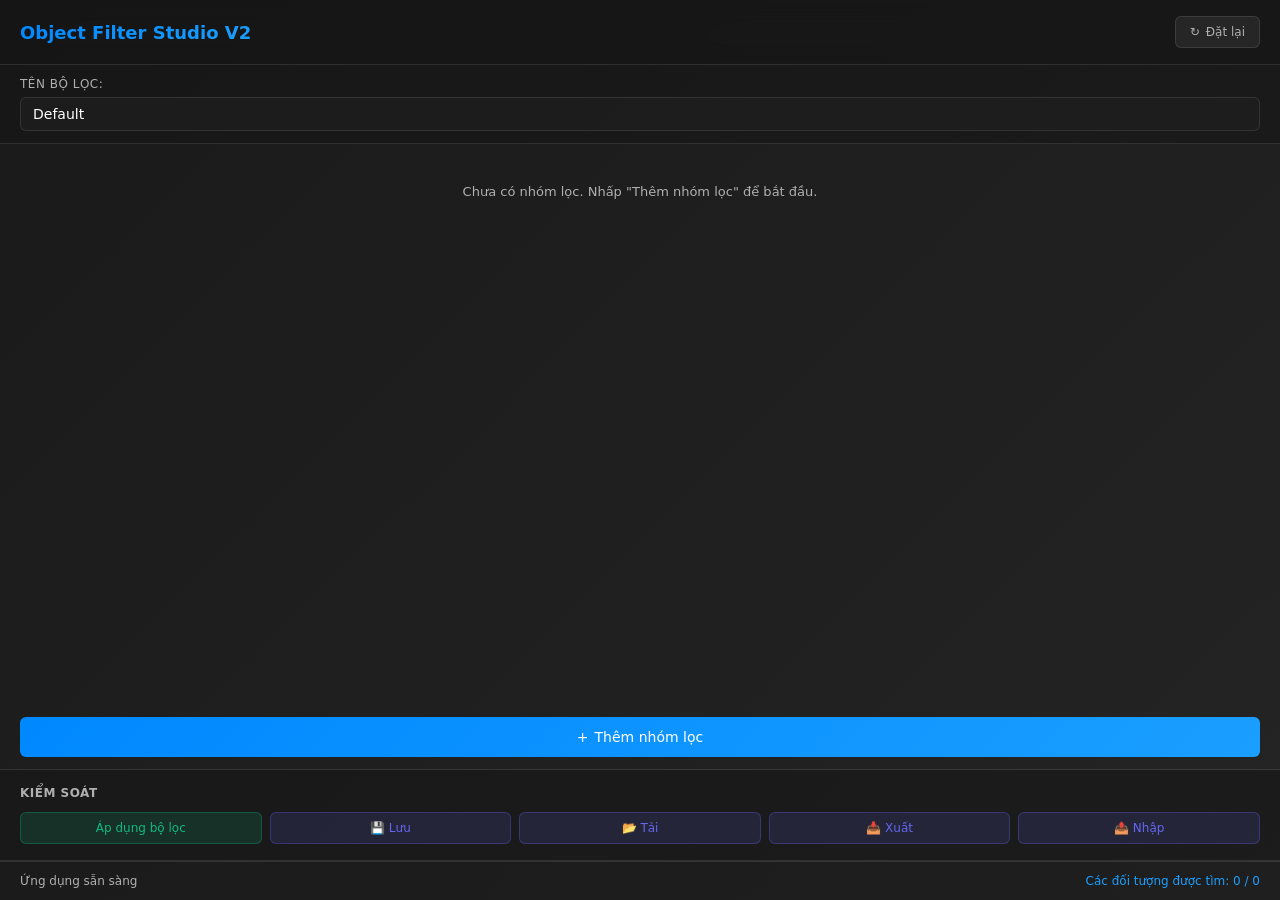
<file: index.html>
<!DOCTYPE html>
<html lang="vi">
<head>
    <meta charset="UTF-8">
    <meta name="viewport" content="width=device-width, initial-scale=1.0">
    <title>Object Filter Studio V2</title>
    <link rel="stylesheet" href="style.css">
</head>
<body>
    <div class="container">
        <!-- Header -->
        <div class="header">
            <h1>Object Filter Studio V2</h1>
            <div class="header-actions">
                <button id="resetBtn" class="btn btn-secondary" title="Đặt lại màu ban đầu">
                    <span class="icon">↻</span> Đặt lại
                </button>
            </div>
        </div>

        <!-- Filter Set Info -->
        <div class="filter-set-info">
            <div class="form-group">
                <label for="filterSetName">Tên bộ lọc:</label>
                <input type="text" id="filterSetName" placeholder="Nhập tên bộ lọc..." value="Default">
            </div>
        </div>

        <!-- Filter Groups Container -->
        <div class="filters-container">
            <div id="filterGroups"></div>
        </div>

        <!-- Add Group Button -->
        <div class="action-buttons">
            <button id="addGroupBtn" class="btn btn-primary btn-large">
                <span class="icon">+</span> Thêm nhóm lọc
            </button>
        </div>

        <!-- Control Panel -->
        <div class="control-panel">
            <h3>Kiểm soát</h3>
            <div class="button-group">
                <button id="applyBtn" class="btn btn-success">Áp dụng bộ lọc</button>
                <button id="saveBtn" class="btn btn-info">💾 Lưu</button>
                <button id="loadBtn" class="btn btn-info">📂 Tải</button>
                <button id="exportBtn" class="btn btn-info">📥 Xuất</button>
                <button id="importBtn" class="btn btn-info">📤 Nhập</button>
                <input type="file" id="fileInput" accept=".json" style="display: none;">
            </div>
        </div>

        <!-- Status Info -->
        <div class="status-info">
            <div id="statusMessage" class="status-message">Sẵn sàng</div>
            <div id="objectCount" class="object-count">Các đối tượng được tìm: 0 / 0</div>
        </div>
    </div>

    <!-- Modal for Load -->
    <div id="loadModal" class="modal" style="display: none;">
        <div class="modal-content">
            <h2>Tải bộ lọc</h2>
            <div id="savedFilters" class="saved-filters-list"></div>
            <div class="modal-actions">
                <button class="btn btn-secondary" onclick="closeLoadModal()">Đóng</button>
            </div>
        </div>
    </div>

    <script src="ifc-properties.js"></script>
    <script src="filter-engine.js"></script>
    <script src="app.js"></script>
</body>
</html>
</file>
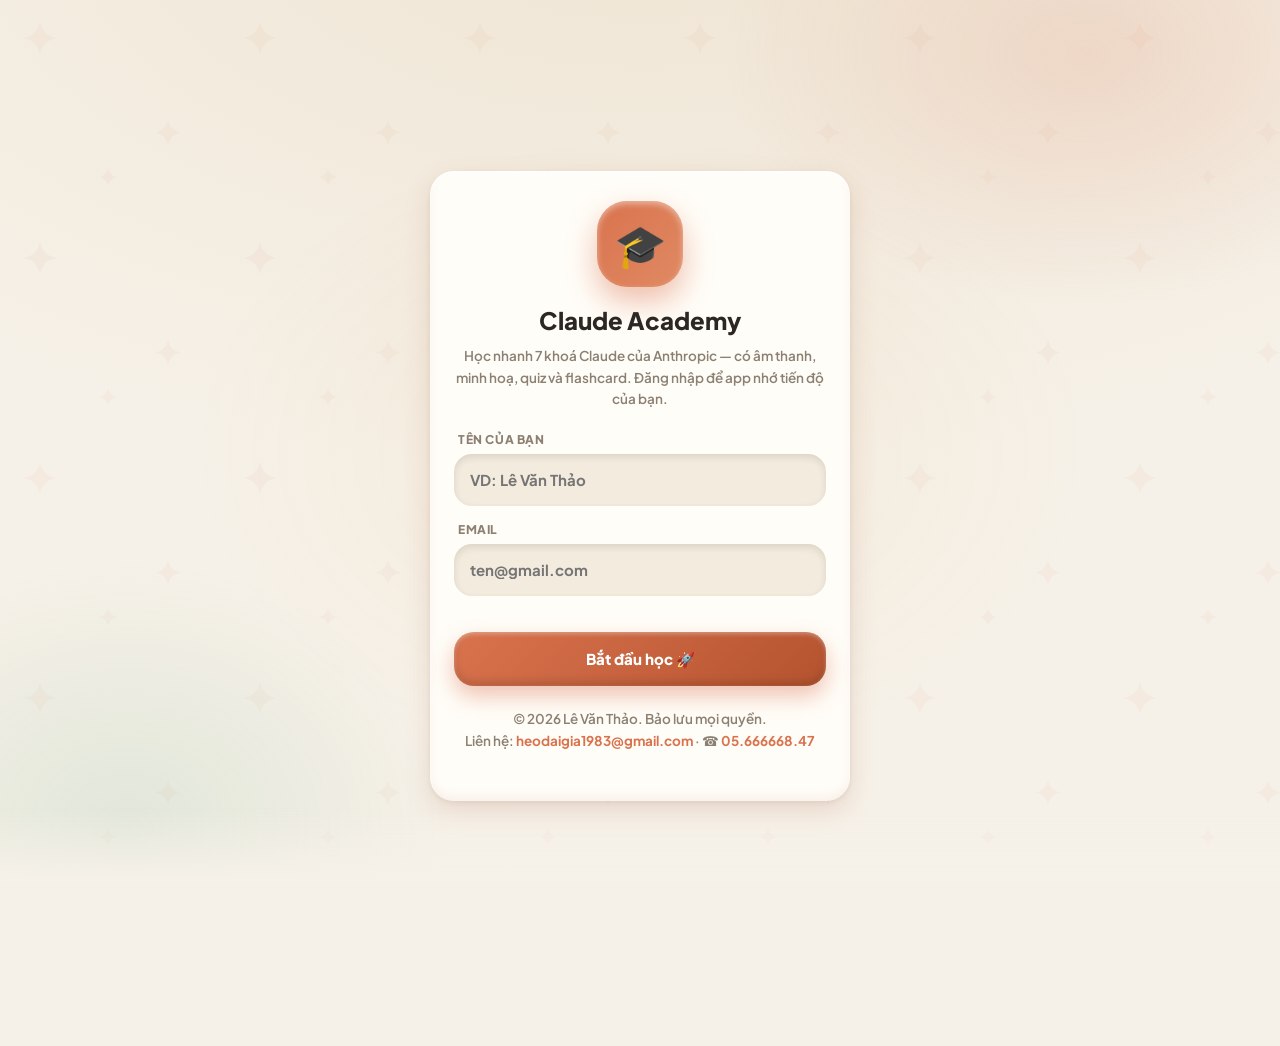
<file: claude-academy/index.html>
<!DOCTYPE html>
<html lang="vi">
<head>
  <meta charset="UTF-8">
  <meta name="viewport" content="width=device-width, initial-scale=1, viewport-fit=cover">
  <title>Claude Academy — Học nhanh các khoá Claude</title>
  <meta name="description" content="Học nhanh 7 khoá Claude của Anthropic Academy bằng tiếng Việt: bài giảng có âm thanh, hình minh hoạ, quiz, flashcard và luyện thi chứng chỉ.">
  <meta name="author" content="Lê Văn Thảo">
  <meta name="copyright" content="© 2026 Lê Văn Thảo. Bảo lưu mọi quyền. Liên hệ: heodaigia1983@gmail.com · ĐT: 05.666668.47">
  <meta name="theme-color" content="#d9734e">
  <link rel="manifest" href="manifest.json">
  <link rel="icon" href="icons/icon.svg" type="image/svg+xml">
  <link rel="apple-touch-icon" href="icons/icon-192.png">
  <link rel="preconnect" href="https://fonts.googleapis.com">
  <link rel="preconnect" href="https://fonts.gstatic.com" crossorigin>
  <link rel="stylesheet" href="https://fonts.googleapis.com/css2?family=Plus+Jakarta+Sans:wght@500;600;700;800&display=swap">
  <link rel="stylesheet" href="style.css">
</head>
<body>
  <header class="appbar" id="appbar" hidden></header>
  <div id="app" aria-live="polite"></div>
  <nav class="bottomnav" id="bottomnav" hidden></nav>
  <script src="data.js"></script>
  <script src="data-thucchien.js"></script>
  <script src="art.js"></script>
  <script src="app.js"></script>
</body>
</html>
</file>
<file: style.css>
:root {
    --primary-color: #0088FF;
    --primary-dark: #0066CC;
    --primary-light: #1A9FFF;
    --bg-dark: #1a1a1a;
    --bg-secondary: #242424;
    --bg-tertiary: #2d2d2d;
    --text-primary: #ffffff;
    --text-secondary: #b0b0b0;
    --border-color: rgba(255, 255, 255, 0.1);
    --success-color: #10b981;
    --danger-color: #ef4444;
    --warning-color: #f59e0b;
    --info-color: #6366f1;
    --shadow: 0 8px 32px rgba(0, 0, 0, 0.3);
    --shadow-sm: 0 4px 16px rgba(0, 0, 0, 0.2);
    --font-family: 'Inter', system-ui, -apple-system, sans-serif;
    --transition: all 0.3s cubic-bezier(0.4, 0, 0.2, 1);
}

* {
    margin: 0;
    padding: 0;
    box-sizing: border-box;
}

html, body {
    height: 100%;
    width: 100%;
    font-family: var(--font-family);
    background-color: var(--bg-dark);
    color: var(--text-primary);
    overflow-x: hidden;
}

.container {
    height: 100vh;
    display: flex;
    flex-direction: column;
    background: linear-gradient(135deg, var(--bg-dark) 0%, var(--bg-secondary) 100%);
    padding: 0;
    overflow: hidden;
}

/* Header */
.header {
    display: flex;
    justify-content: space-between;
    align-items: center;
    padding: 16px 20px;
    background: rgba(20, 20, 20, 0.7);
    backdrop-filter: blur(10px);
    border-bottom: 1px solid var(--border-color);
    flex-shrink: 0;
}

.header h1 {
    font-size: 18px;
    font-weight: 600;
    background: linear-gradient(135deg, var(--primary-color), var(--primary-light));
    -webkit-background-clip: text;
    -webkit-text-fill-color: transparent;
    background-clip: text;
}

.header-actions {
    display: flex;
    gap: 8px;
}

/* Main Content */
.filters-container {
    flex: 1;
    overflow-y: auto;
    padding: 16px 20px;
    display: flex;
    flex-direction: column;
    gap: 12px;
}

/* Scrollbar Styling */
.filters-container::-webkit-scrollbar {
    width: 6px;
}

.filters-container::-webkit-scrollbar-track {
    background: transparent;
}

.filters-container::-webkit-scrollbar-thumb {
    background: rgba(255, 255, 255, 0.2);
    border-radius: 3px;
}

.filters-container::-webkit-scrollbar-thumb:hover {
    background: rgba(255, 255, 255, 0.3);
}

/* Filter Group */
.filter-group {
    background: rgba(45, 45, 45, 0.5);
    backdrop-filter: blur(10px);
    border: 1px solid var(--border-color);
    border-radius: 12px;
    padding: 16px;
    transition: var(--transition);
}

.filter-group:hover {
    background: rgba(55, 55, 55, 0.6);
    border-color: rgba(255, 255, 255, 0.15);
}

.group-header {
    display: flex;
    gap: 12px;
    align-items: center;
    margin-bottom: 12px;
    padding-bottom: 12px;
    border-bottom: 1px solid var(--border-color);
}

.color-picker-wrapper {
    position: relative;
    display: flex;
    align-items: center;
    gap: 8px;
}

.color-picker-input {
    width: 48px;
    height: 48px;
    border: 2px solid var(--border-color);
    border-radius: 8px;
    cursor: pointer;
    transition: var(--transition);
    background-color: #0088FF;
}

.color-picker-input:hover {
    border-color: var(--primary-color);
    box-shadow: 0 0 12px rgba(0, 136, 255, 0.3);
}

.group-label {
    flex: 1;
    font-size: 14px;
    color: var(--text-secondary);
    font-weight: 500;
}

.delete-group-btn {
    background: rgba(239, 68, 68, 0.2);
    color: #ef4444;
    border: 1px solid rgba(239, 68, 68, 0.3);
    padding: 6px 12px;
    border-radius: 6px;
    cursor: pointer;
    font-size: 12px;
    transition: var(--transition);
}

.delete-group-btn:hover {
    background: rgba(239, 68, 68, 0.3);
    border-color: rgba(239, 68, 68, 0.5);
}

/* Filter Rows */
.filter-rows {
    display: flex;
    flex-direction: column;
    gap: 8px;
}

.filter-row {
    display: flex;
    gap: 8px;
    align-items: center;
    background: rgba(20, 20, 20, 0.3);
    padding: 8px;
    border-radius: 8px;
    transition: var(--transition);
}

.filter-row:hover {
    background: rgba(20, 20, 20, 0.5);
}

.filter-row select,
.filter-row input {
    flex: 1;
    min-width: 80px;
    padding: 6px 10px;
    background: rgba(30, 30, 30, 0.8);
    border: 1px solid var(--border-color);
    border-radius: 6px;
    color: var(--text-primary);
    font-family: var(--font-family);
    font-size: 13px;
    transition: var(--transition);
}

.filter-row select:focus,
.filter-row input:focus {
    outline: none;
    border-color: var(--primary-color);
    background: rgba(30, 30, 30, 0.9);
    box-shadow: 0 0 8px rgba(0, 136, 255, 0.2);
}

.row-operator {
    min-width: 60px;
    padding: 6px 10px;
    background: rgba(30, 30, 30, 0.8);
    border: 1px solid var(--border-color);
    border-radius: 6px;
    color: var(--text-primary);
    cursor: pointer;
    font-size: 13px;
    transition: var(--transition);
}

.row-operator:focus {
    outline: none;
    border-color: var(--primary-color);
}

.delete-row-btn {
    background: rgba(239, 68, 68, 0.15);
    color: #ef4444;
    border: none;
    padding: 6px 10px;
    border-radius: 6px;
    cursor: pointer;
    font-size: 14px;
    transition: var(--transition);
    width: 36px;
    height: 36px;
    display: flex;
    align-items: center;
    justify-content: center;
}

.delete-row-btn:hover {
    background: rgba(239, 68, 68, 0.25);
}

.add-row-btn {
    width: 100%;
    padding: 8px;
    background: rgba(0, 136, 255, 0.1);
    border: 1px dashed rgba(0, 136, 255, 0.3);
    border-radius: 6px;
    color: var(--primary-light);
    cursor: pointer;
    font-size: 13px;
    transition: var(--transition);
    margin-top: 4px;
}

.add-row-btn:hover {
    background: rgba(0, 136, 255, 0.2);
    border-color: rgba(0, 136, 255, 0.5);
}

/* Filter Set Info */
.filter-set-info {
    padding: 12px 20px;
    background: rgba(20, 20, 20, 0.5);
    border-bottom: 1px solid var(--border-color);
    flex-shrink: 0;
}

.form-group {
    display: flex;
    flex-direction: column;
    gap: 6px;
}

.form-group label {
    font-size: 12px;
    font-weight: 500;
    color: var(--text-secondary);
    text-transform: uppercase;
    letter-spacing: 0.5px;
}

.form-group input {
    padding: 8px 12px;
    background: rgba(30, 30, 30, 0.8);
    border: 1px solid var(--border-color);
    border-radius: 6px;
    color: var(--text-primary);
    font-family: var(--font-family);
    font-size: 14px;
    transition: var(--transition);
}

.form-group input:focus {
    outline: none;
    border-color: var(--primary-color);
    background: rgba(30, 30, 30, 0.9);
    box-shadow: 0 0 8px rgba(0, 136, 255, 0.2);
}

/* Action Buttons */
.action-buttons {
    padding: 12px 20px;
    display: flex;
    justify-content: center;
    border-bottom: 1px solid var(--border-color);
    flex-shrink: 0;
}

/* Control Panel */
.control-panel {
    padding: 16px 20px;
    background: rgba(20, 20, 20, 0.5);
    border-bottom: 1px solid var(--border-color);
    flex-shrink: 0;
}

.control-panel h3 {
    font-size: 12px;
    font-weight: 600;
    color: var(--text-secondary);
    text-transform: uppercase;
    margin-bottom: 12px;
    letter-spacing: 0.5px;
}

.button-group {
    display: grid;
    grid-template-columns: repeat(auto-fit, minmax(80px, 1fr));
    gap: 8px;
}

/* Buttons */
.btn {
    padding: 8px 14px;
    border: 1px solid var(--border-color);
    border-radius: 6px;
    cursor: pointer;
    font-size: 12px;
    font-weight: 500;
    transition: var(--transition);
    display: flex;
    align-items: center;
    justify-content: center;
    gap: 6px;
    white-space: nowrap;
    font-family: var(--font-family);
}

.btn:hover {
    transform: translateY(-1px);
}

.btn:active {
    transform: translateY(0);
}

.btn .icon {
    display: inline-flex;
    align-items: center;
}

.btn-primary {
    background: linear-gradient(135deg, var(--primary-color), var(--primary-light));
    color: white;
    border: none;
}

.btn-primary:hover {
    box-shadow: 0 0 16px rgba(0, 136, 255, 0.4);
}

.btn-secondary {
    background: rgba(176, 176, 176, 0.1);
    color: var(--text-secondary);
    border: 1px solid var(--border-color);
}

.btn-secondary:hover {
    background: rgba(176, 176, 176, 0.15);
    border-color: rgba(255, 255, 255, 0.15);
}

.btn-success {
    background: rgba(16, 185, 129, 0.15);
    color: var(--success-color);
    border: 1px solid rgba(16, 185, 129, 0.3);
}

.btn-success:hover {
    background: rgba(16, 185, 129, 0.25);
    border-color: rgba(16, 185, 129, 0.5);
}

.btn-info {
    background: rgba(99, 102, 241, 0.15);
    color: var(--info-color);
    border: 1px solid rgba(99, 102, 241, 0.3);
}

.btn-info:hover {
    background: rgba(99, 102, 241, 0.25);
    border-color: rgba(99, 102, 241, 0.5);
}

.btn-large {
    width: 100%;
    padding: 12px;
    font-size: 14px;
}

/* Status Info */
.status-info {
    padding: 12px 20px;
    background: rgba(20, 20, 20, 0.3);
    border-top: 1px solid var(--border-color);
    flex-shrink: 0;
    display: flex;
    justify-content: space-between;
    align-items: center;
    gap: 12px;
}

.status-message {
    font-size: 12px;
    color: var(--text-secondary);
    flex: 1;
}

.object-count {
    font-size: 12px;
    color: var(--primary-light);
    font-weight: 500;
}

/* Modal */
.modal {
    position: fixed;
    top: 0;
    left: 0;
    right: 0;
    bottom: 0;
    background: rgba(0, 0, 0, 0.5);
    backdrop-filter: blur(5px);
    display: flex;
    justify-content: center;
    align-items: center;
    z-index: 1000;
}

.modal-content {
    background: rgba(36, 36, 36, 0.95);
    backdrop-filter: blur(10px);
    border: 1px solid var(--border-color);
    border-radius: 12px;
    padding: 24px;
    max-width: 400px;
    width: 90%;
    max-height: 80vh;
    overflow-y: auto;
    box-shadow: var(--shadow);
}

.modal-content h2 {
    font-size: 18px;
    margin-bottom: 16px;
    color: var(--text-primary);
}

.saved-filters-list {
    display: flex;
    flex-direction: column;
    gap: 8px;
    margin-bottom: 16px;
    max-height: 300px;
    overflow-y: auto;
}

.saved-filter-item {
    padding: 12px;
    background: rgba(30, 30, 30, 0.8);
    border: 1px solid var(--border-color);
    border-radius: 6px;
    cursor: pointer;
    transition: var(--transition);
    display: flex;
    justify-content: space-between;
    align-items: center;
}

.saved-filter-item:hover {
    background: rgba(30, 30, 30, 0.9);
    border-color: var(--primary-color);
}

.saved-filter-name {
    flex: 1;
    font-size: 13px;
    color: var(--text-primary);
}

.saved-filter-date {
    font-size: 11px;
    color: var(--text-secondary);
}

.saved-filter-btn {
    padding: 4px 8px;
    background: rgba(0, 136, 255, 0.15);
    color: var(--primary-light);
    border: none;
    border-radius: 4px;
    cursor: pointer;
    font-size: 12px;
    transition: var(--transition);
}

.saved-filter-btn:hover {
    background: rgba(0, 136, 255, 0.25);
}

.modal-actions {
    display: flex;
    gap: 8px;
    justify-content: flex-end;
}

/* Empty State */
.empty-state {
    text-align: center;
    padding: 24px;
    color: var(--text-secondary);
    font-size: 13px;
}

/* Responsive */
@media (max-width: 768px) {
    .button-group {
        grid-template-columns: repeat(auto-fit, minmax(70px, 1fr));
    }

    .filter-row {
        flex-wrap: wrap;
    }

    .status-info {
        flex-direction: column;
        align-items: flex-start;
    }
}
</file>
<file: claude-academy/style.css>
/* Claude Academy — 3D Claymorphism UI
   Bảng màu ấm 2026 lấy cảm hứng thương hiệu Claude/Anthropic:
   kem ngà · đất nung (coral clay) · mực ấm · Plus Jakarta Sans */

:root {
  --violet: #d9734e;        /* coral đất nung — màu chủ đạo (giữ tên biến cũ để tương thích) */
  --violet-deep: #b5532f;
  --violet-soft: #ecb59c;
  --bg: #f6f1e8;            /* kem ngà ấm */
  --bg2: #efe5d4;
  --surface: #fffdf8;
  --surface-2: #f3ebdd;
  --ink: #2c2722;           /* mực nâu ấm */
  --muted: #8c8073;
  --green: #4f9d77;
  --gold: #d8943a;
  --rose: #e08a63;          /* coral nhạt ấm cho gradient */
  --clay-out: 0 10px 26px rgba(178, 96, 62, .18), 0 2px 6px rgba(44, 39, 34, .07);
  --clay-in: inset 0 2px 4px rgba(255, 255, 255, .85), inset 0 -5px 10px rgba(178, 96, 62, .08);
  --clay-press: 0 3px 8px rgba(178, 96, 62, .16), 0 1px 2px rgba(44, 39, 34, .08);
  --bounce: cubic-bezier(.34, 1.56, .64, 1);
  --r: 24px;
}
html.dark {
  --violet: #e0865f;
  --violet-deep: #c96440;
  --violet-soft: #a86348;
  --bg: #1d1813;
  --bg2: #251f17;
  --surface: #2a231b;
  --surface-2: #342c22;
  --ink: #f6f1e8;
  --muted: #b3a795;
  --green: #5bb088;
  --gold: #e0a94e;
  --rose: #e0865f;
  --clay-out: 0 10px 26px rgba(0, 0, 0, .45), 0 2px 6px rgba(0, 0, 0, .3);
  --clay-in: inset 0 2px 4px rgba(255, 255, 255, .06), inset 0 -5px 10px rgba(0, 0, 0, .25);
  --clay-press: 0 3px 8px rgba(0, 0, 0, .4);
}

* { box-sizing: border-box; margin: 0; padding: 0; -webkit-tap-highlight-color: transparent; }
[hidden] { display: none !important; }
html { -webkit-text-size-adjust: 100%; }
body {
  font-family: "Plus Jakarta Sans", system-ui, -apple-system, "Segoe UI", sans-serif;
  background: radial-gradient(1100px 560px at 50% -8%, var(--bg2), var(--bg));
  color: var(--ink);
  line-height: 1.6;
  min-height: 100dvh;
}
/* Lớp nền trang trí: vầng sáng coral ấm + hoạ tiết tia sáng kiểu Anthropic (rất mờ) */
body::before {
  content: ""; position: fixed; inset: 0; z-index: -1; pointer-events: none;
  background:
    radial-gradient(520px 360px at 85% 6%, rgba(217, 115, 78, .16), transparent 70%),
    radial-gradient(460px 380px at 10% 92%, rgba(79, 157, 119, .12), transparent 70%),
    radial-gradient(600px 420px at 50% 50%, rgba(216, 148, 58, .07), transparent 75%),
    url("data:image/svg+xml,%3Csvg xmlns='http://www.w3.org/2000/svg' width='220' height='220' viewBox='0 0 220 220'%3E%3Cg fill='%23d9734e' fill-opacity='0.05'%3E%3Cpath d='M40 22c2 9 7 14 16 16-9 2-14 7-16 16-2-9-7-14-16-16 9-2 14-7 16-16z'/%3E%3Cpath d='M168 120c1.5 7 5.5 11 12.5 12.5-7 1.5-11 5.5-12.5 12.5-1.5-7-5.5-11-12.5-12.5 7-1.5 11-5.5 12.5-12.5z'/%3E%3Cpath d='M108 168c1 5 4 8 9 9-5 1-8 4-9 9-1-5-4-8-9-9 5-1 8-4 9-9z'/%3E%3C/g%3E%3C/svg%3E");
  background-repeat: no-repeat, no-repeat, no-repeat, repeat;
}
html.dark body::before {
  background:
    radial-gradient(520px 360px at 85% 6%, rgba(224, 134, 95, .14), transparent 70%),
    radial-gradient(460px 380px at 10% 92%, rgba(91, 176, 136, .10), transparent 70%),
    radial-gradient(600px 420px at 50% 50%, rgba(224, 169, 78, .06), transparent 75%),
    url("data:image/svg+xml,%3Csvg xmlns='http://www.w3.org/2000/svg' width='220' height='220' viewBox='0 0 220 220'%3E%3Cg fill='%23e0865f' fill-opacity='0.06'%3E%3Cpath d='M40 22c2 9 7 14 16 16-9 2-14 7-16 16-2-9-7-14-16-16 9-2 14-7 16-16z'/%3E%3Cpath d='M168 120c1.5 7 5.5 11 12.5 12.5-7 1.5-11 5.5-12.5 12.5-1.5-7-5.5-11-12.5-12.5 7-1.5 11-5.5 12.5-12.5z'/%3E%3Cpath d='M108 168c1 5 4 8 9 9-5 1-8 4-9 9-1-5-4-8-9-9 5-1 8-4 9-9z'/%3E%3C/g%3E%3C/svg%3E");
  background-repeat: no-repeat, no-repeat, no-repeat, repeat;
}
/* lớp mờ chuyển tiếp để nội dung không lộ lem nhem sau thanh điều hướng dưới */
body::after {
  content: ""; position: fixed; left: 0; right: 0; bottom: 0; height: 92px;
  background: linear-gradient(to top, var(--bg) 18%, transparent);
  pointer-events: none; z-index: 40;
}
a { color: inherit; text-decoration: none; }
button { font: inherit; color: inherit; cursor: pointer; }
#app { max-width: 720px; margin: 0 auto; padding: 76px 18px 150px; }
.btn, .opt-btn, .lesson-row, .course-card, .cert-row { scroll-margin-bottom: 110px; }

/* ═══ Chuyển cảnh & hiệu ứng vào màn ═══ */
@keyframes popIn {
  from { opacity: 0; transform: translateY(30px) scale(.95); }
  to   { opacity: 1; transform: translateY(0) scale(1); }
}
@keyframes slideRight {
  from { opacity: 0; transform: translateX(40px); }
  to   { opacity: 1; transform: translateX(0); }
}
.screen { animation: slideRight .5s var(--bounce) both; }
.pop { animation: popIn .55s var(--bounce) both; animation-delay: var(--d, 0s); }

/* ═══ Thẻ đất sét ═══ */
.clay {
  background: var(--surface);
  border-radius: var(--r);
  box-shadow: var(--clay-out), var(--clay-in);
  position: relative;
  overflow: hidden;
}
.pressable { transition: transform .15s var(--bounce), box-shadow .15s ease; }
.pressable:active { transform: translateY(3px) scale(.965); box-shadow: var(--clay-press), var(--clay-in); }

/* Shimmer — vệt sáng quét qua */
.shimmer::after {
  content: ""; position: absolute; inset: 0; pointer-events: none;
  background: linear-gradient(115deg, transparent 30%, rgba(255, 255, 255, .9) 50%, transparent 70%);
  transform: translateX(-120%);
  animation: shimmer 4.5s ease-in-out infinite;
  animation-delay: var(--d, 0s);
}
html.dark .shimmer::after { background: linear-gradient(115deg, transparent 30%, rgba(255,255,255,.18) 50%, transparent 70%); }
@keyframes shimmer { 0%, 55% { transform: translateX(-120%); } 80%, 100% { transform: translateX(120%); } }

/* ═══ Top App Bar ═══ */
.appbar {
  position: fixed; top: 0; left: 0; right: 0; z-index: 50;
  backdrop-filter: blur(14px); -webkit-backdrop-filter: blur(14px);
  background: color-mix(in srgb, var(--surface) 62%, transparent);
  border-bottom: 1px solid color-mix(in srgb, var(--violet) 12%, transparent);
}
.appbar-in { max-width: 720px; margin: 0 auto; display: flex; align-items: center; gap: 10px; padding: 10px 18px; }
.avatar {
  width: 38px; height: 38px; border-radius: 14px; flex-shrink: 0;
  background: linear-gradient(135deg, var(--violet), var(--rose));
  color: #fff; font-weight: 800; font-size: 16px;
  display: grid; place-items: center;
  box-shadow: 0 4px 10px rgba(217, 115, 78, .35), inset 0 2px 3px rgba(255, 255, 255, .45);
}
.appbar-name { flex: 1; min-width: 0; line-height: 1.25; }
.appbar-name small { display: block; font-size: 11px; color: var(--muted); font-weight: 600; }
.appbar-name b { font-size: 14.5px; font-weight: 800; white-space: nowrap; overflow: hidden; text-overflow: ellipsis; display: block; }
.music-btn {
  width: 38px; height: 38px; border: none; border-radius: 14px; flex-shrink: 0;
  background: var(--surface-2); font-size: 17px; cursor: pointer;
  box-shadow: inset 0 2px 4px rgba(44, 39, 34, .1);
  transition: transform .15s var(--bounce), opacity .2s;
}
.music-btn:active { transform: scale(.9); }
.music-btn.off { opacity: .35; filter: grayscale(1); }
.streak-chip {
  display: flex; align-items: center; gap: 5px;
  background: linear-gradient(135deg, #ff9a3d, #ff5e62); color: #fff;
  font-weight: 800; font-size: 14px; padding: 7px 13px; border-radius: 999px;
  box-shadow: 0 4px 12px rgba(255, 94, 98, .4), inset 0 2px 3px rgba(255, 255, 255, .4);
}

/* ═══ Bottom Navigation ═══ */
.bottomnav {
  position: fixed; bottom: calc(14px + env(safe-area-inset-bottom, 0px)); left: 50%; transform: translateX(-50%); z-index: 50;
  width: min(440px, calc(100% - 28px));
  background: color-mix(in srgb, var(--surface) 85%, transparent);
  backdrop-filter: blur(14px); -webkit-backdrop-filter: blur(14px);
  border-radius: 26px; padding: 8px;
  box-shadow: var(--clay-out), var(--clay-in);
  display: flex; gap: 4px;
}
.nav-item {
  flex: 1; border: none; background: transparent; border-radius: 18px;
  padding: 8px 4px 7px; display: flex; flex-direction: column; align-items: center; gap: 2px;
  font-size: 10.5px; font-weight: 700; color: var(--muted);
  transition: transform .15s var(--bounce), background .2s, color .2s;
}
.nav-item .ni { font-size: 20px; line-height: 1; }
.nav-item:active { transform: scale(.92); }
.nav-item.active {
  color: #fff;
  background: linear-gradient(135deg, var(--violet), var(--violet-deep));
  box-shadow: 0 5px 14px rgba(217, 115, 78, .45), inset 0 2px 3px rgba(255, 255, 255, .35);
}

/* ═══ Trang chủ ═══ */
.greet h1 { font-size: clamp(24px, 6vw, 32px); font-weight: 800; line-height: 1.2; }
.greet p { color: var(--muted); font-weight: 600; font-size: 14px; margin-top: 4px; }

.progress-hero { margin-top: 16px; padding: 18px; display: flex; gap: 16px; align-items: center; }
.ring { width: 88px; height: 88px; flex-shrink: 0; position: relative; }
.ring svg { transform: rotate(-90deg); }
.ring b { position: absolute; inset: 0; display: grid; place-items: center; font-size: 18px; font-weight: 800; }
.ph-stats { flex: 1; display: grid; gap: 6px; }
.ph-row { display: flex; justify-content: space-between; font-size: 13.5px; font-weight: 700; }
.ph-row span { color: var(--muted); font-weight: 600; }

.sec-title { margin: 26px 4px 12px; font-size: 17px; font-weight: 800; display: flex; justify-content: space-between; align-items: baseline; }
.sec-title small { font-size: 12px; color: var(--violet); font-weight: 700; }

.course-grid { display: grid; gap: 14px; }
.course-card { display: flex; gap: 14px; padding: 16px; align-items: center; }
.cc-icon {
  width: 58px; height: 58px; border-radius: 20px; flex-shrink: 0;
  display: grid; place-items: center; font-size: 28px;
  background: linear-gradient(135deg, color-mix(in srgb, var(--cc) 28%, var(--surface)), color-mix(in srgb, var(--cc) 12%, var(--surface)));
  box-shadow: inset 0 2px 4px rgba(255, 255, 255, .7), inset 0 -4px 8px color-mix(in srgb, var(--cc) 30%, transparent), 0 4px 10px color-mix(in srgb, var(--cc) 25%, transparent);
}
html.dark .cc-icon { box-shadow: inset 0 2px 4px rgba(255,255,255,.1), 0 4px 10px rgba(0,0,0,.3); }
.cc-main { flex: 1; min-width: 0; }
.cc-tag { font-size: 10.5px; font-weight: 800; letter-spacing: .07em; text-transform: uppercase; color: var(--cc); }
.cc-main h3 { font-size: 16.5px; font-weight: 800; margin: 1px 0 2px; }
.cc-main p { font-size: 12.5px; color: var(--muted); font-weight: 600; display: -webkit-box; -webkit-line-clamp: 2; -webkit-box-orient: vertical; overflow: hidden; }
.cc-bar { margin-top: 8px; display: flex; align-items: center; gap: 8px; }
.cc-bar small { font-size: 11px; font-weight: 800; color: var(--muted); white-space: nowrap; }

.track { height: 10px; flex: 1; background: var(--surface-2); border-radius: 99px; box-shadow: inset 0 2px 4px rgba(44, 39, 34, .12); overflow: hidden; }
.track i {
  display: block; height: 100%; border-radius: 99px;
  background: linear-gradient(90deg, var(--cc, var(--violet)), color-mix(in srgb, var(--cc, var(--violet)) 65%, #fff));
  box-shadow: 0 1px 3px color-mix(in srgb, var(--cc, var(--violet)) 50%, transparent);
  transition: width .6s var(--bounce);
}

/* ═══ Nút đất sét ═══ */
.btn {
  display: flex; align-items: center; justify-content: center; gap: 8px;
  width: 100%; padding: 15px 18px; border: none; border-radius: 20px;
  background: var(--surface); color: var(--ink);
  font-weight: 800; font-size: 15px;
  box-shadow: var(--clay-out), var(--clay-in);
  transition: transform .15s var(--bounce), box-shadow .15s ease;
  position: relative; overflow: hidden;
}
.btn:active { transform: translateY(3px) scale(.97); box-shadow: var(--clay-press), var(--clay-in); }
.btn-primary {
  background: linear-gradient(135deg, var(--violet), var(--violet-deep)); color: #fff;
  box-shadow: 0 10px 22px rgba(217, 115, 78, .42), inset 0 2px 4px rgba(255, 255, 255, .35), inset 0 -4px 8px rgba(0, 0, 0, .15);
}
.btn-primary:active { box-shadow: 0 4px 10px rgba(217, 115, 78, .35), inset 0 2px 4px rgba(255, 255, 255, .3); }
.btn-gold { background: linear-gradient(135deg, #ffb347, #f5841f); color: #fff; box-shadow: 0 10px 22px rgba(245, 132, 31, .4), inset 0 2px 4px rgba(255,255,255,.4); }
.btn-ghost { background: var(--surface-2); box-shadow: inset 0 2px 5px rgba(44, 39, 34,.1); font-weight: 700; }

/* ═══ Đăng nhập ═══ */
.login-wrap { min-height: calc(100dvh - 80px); display: grid; place-items: center; }
.login-card { width: 100%; max-width: 420px; padding: 30px 24px; text-align: center; }
.login-logo {
  width: 86px; height: 86px; margin: 0 auto 14px; border-radius: 30px; font-size: 42px;
  display: grid; place-items: center;
  background: linear-gradient(135deg, var(--violet), var(--rose));
  box-shadow: 0 14px 30px rgba(217, 115, 78, .45), inset 0 3px 6px rgba(255, 255, 255, .45);
  animation: float 3.5s ease-in-out infinite;
}
@keyframes float { 0%, 100% { transform: translateY(0) rotate(-3deg); } 50% { transform: translateY(-9px) rotate(3deg); } }
.login-card h1 { font-size: 24px; font-weight: 800; }
.login-card > p { color: var(--muted); font-size: 13.5px; font-weight: 600; margin: 6px 0 20px; }
.field { text-align: left; margin-bottom: 14px; }
.field label { font-size: 12px; font-weight: 800; color: var(--muted); margin: 0 4px 5px; display: block; text-transform: uppercase; letter-spacing: .05em; }
.field input {
  width: 100%; padding: 14px 16px; border: none; border-radius: 18px;
  background: var(--surface-2); color: var(--ink);
  font: inherit; font-weight: 700; font-size: 15px;
  box-shadow: inset 0 3px 7px rgba(44, 39, 34, .12);
  outline: 2px solid transparent; transition: outline-color .2s;
}
.field input:focus { outline-color: var(--violet-soft); }
.login-err { color: #e5484d; font-size: 12.5px; font-weight: 700; margin: -6px 0 10px; min-height: 18px; }
.known-users { display: grid; gap: 8px; margin-top: 18px; }
.known-user { display: flex; align-items: center; gap: 10px; padding: 10px 14px; border: none; border-radius: 18px; background: var(--surface-2); font-weight: 700; font-size: 13.5px; box-shadow: inset 0 2px 4px rgba(44, 39, 34,.08); }
.known-user .avatar { width: 32px; height: 32px; font-size: 13px; border-radius: 11px; }
.known-user small { color: var(--muted); font-weight: 600; }

/* ═══ Trang khoá học ═══ */
.back-row { display: flex; align-items: center; gap: 10px; margin-bottom: 14px; }
.back-btn {
  width: 42px; height: 42px; border: none; border-radius: 16px; font-size: 18px;
  background: var(--surface); box-shadow: var(--clay-out), var(--clay-in);
  transition: transform .15s var(--bounce);
}
.back-btn:active { transform: translateY(2px) scale(.93); }
.back-row b { font-size: 15px; font-weight: 800; }

.course-hero { padding: 20px; text-align: center; }
.course-hero .hero-art { max-width: 320px; margin: 0 auto 12px; border-radius: 18px; overflow: hidden; box-shadow: inset 0 0 0 1px rgba(217, 115, 78,.08); }
.course-hero .hero-art svg { display: block; width: 100%; height: auto; }
.course-hero h1 { font-size: 22px; font-weight: 800; }
.course-hero p { font-size: 13px; color: var(--muted); font-weight: 600; margin-top: 4px; }
.hero-meta { display: flex; justify-content: center; gap: 8px; margin-top: 12px; flex-wrap: wrap; }
.chip { font-size: 11.5px; font-weight: 800; padding: 6px 12px; border-radius: 999px; background: var(--surface-2); color: var(--muted); box-shadow: inset 0 2px 4px rgba(44, 39, 34,.08); }
.chip.vio { background: color-mix(in srgb, var(--cc, var(--violet)) 16%, var(--surface)); color: var(--cc, var(--violet)); }

.lesson-row { display: flex; align-items: center; gap: 13px; padding: 14px 16px; }
.lr-num {
  width: 40px; height: 40px; border-radius: 15px; flex-shrink: 0;
  display: grid; place-items: center; font-weight: 800; font-size: 15px;
  background: var(--surface-2); color: var(--muted);
  box-shadow: inset 0 2px 4px rgba(44, 39, 34, .1);
}
.lesson-row.done .lr-num { background: linear-gradient(135deg, var(--green), #1fa873); color: #fff; box-shadow: 0 4px 10px rgba(52, 201, 142, .4), inset 0 2px 3px rgba(255,255,255,.4); }
.lr-main { flex: 1; min-width: 0; }
.lr-main b { font-size: 14.5px; font-weight: 800; display: block; }
.lr-main small { font-size: 11.5px; color: var(--muted); font-weight: 700; }
.lr-go { color: var(--muted); font-size: 20px; font-weight: 800; }

.action-stack { display: grid; gap: 12px; margin-top: 16px; }

/* ═══ Bài học ═══ */
.audio-dock { display: flex; align-items: center; gap: 12px; padding: 12px 14px; margin-bottom: 16px; position: sticky; top: 68px; z-index: 30; }
.play-orb {
  width: 50px; height: 50px; border: none; border-radius: 50%; font-size: 18px; color: #fff; flex-shrink: 0;
  background: linear-gradient(135deg, var(--violet), var(--rose));
  box-shadow: 0 8px 18px rgba(217, 115, 78, .45), inset 0 2px 4px rgba(255, 255, 255, .4);
  transition: transform .15s var(--bounce);
}
.play-orb:active { transform: scale(.9); }
.play-orb.playing { animation: pulse 1.6s ease-in-out infinite; }
@keyframes pulse { 0%,100% { box-shadow: 0 8px 18px rgba(217, 115, 78,.45), 0 0 0 0 rgba(217, 115, 78,.35);} 50% { box-shadow: 0 8px 18px rgba(217, 115, 78,.45), 0 0 0 14px rgba(217, 115, 78,0);} }
.ad-label { flex: 1; font-size: 12.5px; font-weight: 700; color: var(--muted); }
.rate-sel { border: none; padding: 9px 10px; border-radius: 14px; background: var(--surface-2); font-weight: 800; font-size: 12.5px; color: var(--ink); box-shadow: inset 0 2px 4px rgba(44, 39, 34,.1); }

.lesson-art { padding: 10px; margin-bottom: 18px; }
.lesson-art svg { display: block; width: 100%; height: auto; border-radius: 16px; }
.lesson-body section { margin-bottom: 22px; }
.lesson-body h2 { font-size: 18px; font-weight: 800; margin-bottom: 8px; }
.lesson-body p { font-size: 15px; margin-bottom: 10px; font-weight: 500; }
.lesson-body ul { padding-left: 20px; }
.lesson-body li { font-size: 14.5px; margin-bottom: 7px; font-weight: 500; }

.takeaway-card { padding: 18px; margin: 22px 0; background: linear-gradient(135deg, color-mix(in srgb, var(--cc, var(--violet)) 14%, var(--surface)), var(--surface)); }
.takeaway-card h3 { font-size: 14.5px; font-weight: 800; margin-bottom: 8px; }
.takeaway-card ul { padding-left: 20px; }
.takeaway-card li { font-size: 14px; margin-bottom: 6px; font-weight: 600; }

/* ═══ Quiz ═══ */
.quiz-q { font-size: 17.5px; font-weight: 800; margin: 16px 2px; }
.opt-stack { display: grid; gap: 11px; }
.opt-btn { text-align: left; font-weight: 700; font-size: 14.5px; padding: 15px 17px; border: none; }
.opt-btn.right { background: linear-gradient(135deg, #c9f5e3, #a8edd0); color: #0c6b48; box-shadow: 0 8px 18px rgba(52,201,142,.3), inset 0 2px 4px rgba(255,255,255,.7); }
.opt-btn.wrong { background: linear-gradient(135deg, #ffd9dc, #ffc2c7); color: #a3242c; }
html.dark .opt-btn.right { background: linear-gradient(135deg,#15543d,#1c6e50); color:#c9f5e3; }
html.dark .opt-btn.wrong { background: linear-gradient(135deg,#5e2026,#73262e); color:#ffd9dc; }
.expl-card { padding: 14px 16px; margin: 14px 0; font-size: 13.5px; font-weight: 600; }
.result-hero { padding: 28px 22px; text-align: center; }
.result-hero .big-emoji { font-size: 60px; display: block; animation: float 3s ease-in-out infinite; }
.result-hero h1 { font-size: 24px; font-weight: 800; margin: 8px 0 4px; }
.result-hero p { font-size: 13.5px; color: var(--muted); font-weight: 600; }
.exam-cta { padding: 18px; margin-top: 14px; background: linear-gradient(135deg, #fff4e0, #ffe7c2); }
html.dark .exam-cta { background: linear-gradient(135deg, #45330f, #57400f); }
.exam-cta h3 { font-size: 15px; font-weight: 800; }
.exam-cta p { font-size: 12.5px; color: var(--muted); font-weight: 600; margin: 4px 0 12px; }

/* ═══ Thi thử (Mock Exam) ═══ */
.mock-bar {
  position: sticky; top: 68px; z-index: 30;
  display: flex; align-items: center; gap: 12px; padding: 10px 0; margin-bottom: 6px;
}
.mock-clock {
  font-family: ui-monospace, "SF Mono", monospace; font-weight: 800; font-size: 15px;
  padding: 7px 13px; border-radius: 999px; background: var(--surface);
  box-shadow: var(--clay-out), var(--clay-in); white-space: nowrap;
}
.mock-clock.low { background: linear-gradient(135deg, #ff6b6b, #e5484d); color: #fff; animation: pulse 1s ease-in-out infinite; }
.opt-btn.chosen { border: 2px solid var(--violet); background: color-mix(in srgb, var(--violet) 14%, var(--surface)); }

/* ═══ Flashcards ═══ */
.fc-stage { perspective: 1400px; height: 320px; margin-top: 14px; }
.fc-inner { position: relative; width: 100%; height: 100%; transition: transform .55s var(--bounce); transform-style: preserve-3d; }
.fc-stage.flipped .fc-inner { transform: rotateY(180deg); }
.fc-face {
  position: absolute; inset: 0; backface-visibility: hidden; -webkit-backface-visibility: hidden;
  border-radius: 26px; padding: 28px; display: flex; flex-direction: column; justify-content: center; align-items: center; text-align: center;
  box-shadow: var(--clay-out), var(--clay-in); background: var(--surface);
}
.fc-face.back { transform: rotateY(180deg); color: #fff; background: linear-gradient(135deg, var(--cc, var(--violet)), color-mix(in srgb, var(--cc, var(--violet)) 55%, #1c1240)); }
.fc-face small { font-size: 10.5px; font-weight: 800; letter-spacing: .12em; opacity: .65; margin-bottom: 14px; }
.fc-face p { font-size: 18.5px; font-weight: 700; line-height: 1.5; }
.fc-nav { display: grid; grid-template-columns: 56px 1fr 1fr; gap: 10px; margin-top: 16px; }

/* ═══ Streaks / Khám phá / Hồ sơ ═══ */
.streak-hero { padding: 26px 20px; text-align: center; }
.flame { font-size: 64px; display: block; animation: float 2.8s ease-in-out infinite; filter: drop-shadow(0 8px 14px rgba(255, 94, 98, .4)); }
.streak-hero h1 { font-size: 34px; font-weight: 800; }
.streak-hero p { color: var(--muted); font-weight: 700; font-size: 13px; }
.week-row { display: flex; justify-content: space-between; margin-top: 18px; }
.day-dot { display: flex; flex-direction: column; align-items: center; gap: 6px; font-size: 10.5px; font-weight: 800; color: var(--muted); }
.day-dot i {
  width: 34px; height: 34px; border-radius: 50%; display: grid; place-items: center; font-style: normal; font-size: 14px;
  background: var(--surface-2); box-shadow: inset 0 2px 4px rgba(44, 39, 34, .12);
}
.day-dot.lit i { background: linear-gradient(135deg, #ff9a3d, #ff5e62); box-shadow: 0 4px 10px rgba(255, 94, 98, .45); }

.stat-grid { display: grid; grid-template-columns: 1fr 1fr; gap: 12px; margin-top: 16px; }
.stat-card { padding: 16px; text-align: center; }
.stat-card b { font-size: 24px; font-weight: 800; display: block; }
.stat-card span { font-size: 11.5px; color: var(--muted); font-weight: 700; }

.badge-grid { display: grid; grid-template-columns: repeat(3, 1fr); gap: 12px; }
.badge { padding: 14px 8px; text-align: center; }
.badge .be { font-size: 30px; display: block; }
.badge b { font-size: 11px; font-weight: 800; display: block; margin-top: 4px; }
.badge.locked { opacity: .38; filter: grayscale(1); }

.info-card { padding: 18px; }
.info-card h3 { font-size: 15.5px; font-weight: 800; margin-bottom: 6px; }
.info-card p, .info-card li { font-size: 13px; color: var(--muted); font-weight: 600; }
.info-card ol, .info-card ul { padding-left: 20px; margin-top: 6px; }
.info-card li { margin-bottom: 5px; }

.cert-row { display: flex; align-items: center; gap: 12px; padding: 13px 15px; }
.cert-row .ce { font-size: 24px; }
.cert-main { flex: 1; min-width: 0; }
.cert-main b { font-size: 13.5px; font-weight: 800; display: block; }
.cert-main small { font-size: 11px; color: var(--muted); font-weight: 700; }
.cert-link { font-size: 11.5px; font-weight: 800; color: #fff; padding: 8px 13px; border-radius: 999px; background: linear-gradient(135deg, var(--gold), #f5841f); box-shadow: 0 4px 10px rgba(245,132,31,.35); white-space: nowrap; }
.cert-link.done { background: linear-gradient(135deg, var(--green), #1fa873); box-shadow: 0 4px 10px rgba(52,201,142,.35); }

.profile-head { padding: 24px; text-align: center; }
.profile-head .avatar { width: 76px; height: 76px; border-radius: 26px; font-size: 32px; margin: 0 auto 10px; }
.profile-head h1 { font-size: 20px; font-weight: 800; }
.profile-head p { font-size: 13px; color: var(--muted); font-weight: 600; }

/* ═══ Video nhúng (YouTube) ═══ */
.video-card { margin-bottom: 12px; cursor: pointer; }
.video-thumb { position: relative; aspect-ratio: 16 / 9; background: #14101f; }
.video-thumb img { width: 100%; height: 100%; object-fit: cover; display: block; }
.video-thumb iframe { width: 100%; height: 100%; border: 0; display: block; }
.video-play {
  position: absolute; inset: 0; margin: auto;
  width: 64px; height: 64px; border-radius: 50%;
  background: linear-gradient(135deg, var(--violet), var(--rose)); color: #fff;
  display: grid; place-items: center; font-size: 22px; padding-left: 4px;
  box-shadow: 0 10px 26px rgba(217, 115, 78, .55), inset 0 2px 4px rgba(255, 255, 255, .4);
  animation: pulse 2.2s ease-in-out infinite;
}
.pl-panel {
  position: absolute; inset: 0; display: flex; flex-direction: column; align-items: center; justify-content: center; gap: 8px;
  text-align: center; padding: 16px; color: #fff;
  background: linear-gradient(135deg, var(--violet), var(--violet-deep));
}
.pl-panel .video-play { position: static; margin: 0 0 4px; animation: pulse 2.2s ease-in-out infinite; }
.vidgroup { padding: 14px 16px; margin-bottom: 10px; border-left: 5px solid var(--cc, var(--violet)); }
.vg-head { display: flex; align-items: center; justify-content: space-between; gap: 10px; margin-bottom: 8px; }
.vg-head b { font-size: 14.5px; font-weight: 800; }
.vg-link { flex-shrink: 0; font-size: 11.5px; font-weight: 800; color: #fff; padding: 6px 11px; border-radius: 999px; background: var(--cc, var(--violet)); white-space: nowrap; }
.vg-list { list-style: none; display: grid; gap: 7px; }
.vg-list li { display: flex; align-items: center; justify-content: space-between; gap: 10px; font-size: 13.5px; font-weight: 600; }
.vg-list li::before { content: "▶"; color: var(--cc, var(--violet)); font-size: 9px; margin-right: -4px; }
.docgroup .vg-list li::before { content: "📄"; font-size: 11px; }
.vg-list li span { flex: 1; }
.vg-list li i { font-style: normal; font-size: 11.5px; font-weight: 700; color: var(--muted); }
.pl-panel b { font-size: 15px; font-weight: 800; }
.pl-panel small { font-size: 11.5px; opacity: .9; max-width: 80%; }
.video-meta { padding: 12px 16px; }
.video-meta b { font-size: 14px; font-weight: 800; display: block; }
.video-meta small { font-size: 11.5px; color: var(--muted); font-weight: 700; }

/* ═══ Gợi ý cài đặt (banner trên trang chủ) ═══ */
.install-hint {
  display: flex; align-items: center; gap: 12px; padding: 12px 14px; margin-top: 16px;
  background: linear-gradient(135deg, color-mix(in srgb, var(--violet) 16%, var(--surface)), var(--surface));
}
.ih-ico { font-size: 26px; flex-shrink: 0; }
.ih-body { flex: 1; min-width: 0; line-height: 1.3; }
.ih-body b { font-size: 14px; font-weight: 800; display: block; }
.ih-body small { font-size: 11.5px; color: var(--muted); font-weight: 600; }
.ih-btn {
  flex-shrink: 0; border: none; border-radius: 14px; padding: 9px 14px; font-weight: 800; font-size: 13px; color: #fff;
  background: linear-gradient(135deg, var(--violet), var(--violet-deep));
  box-shadow: 0 5px 12px rgba(217, 115, 78, .4);
}
.ih-x { flex-shrink: 0; border: none; background: transparent; color: var(--muted); font-size: 14px; font-weight: 800; padding: 4px 6px; }

/* ═══ Banner báo cập nhật (cố định dưới đáy) ═══ */
.update-banner {
  position: fixed; left: 50%; bottom: calc(86px + env(safe-area-inset-bottom, 0px));
  transform: translate(-50%, 140%); z-index: 60;
  width: min(440px, calc(100% - 28px));
  display: flex; align-items: center; gap: 10px; padding: 12px 14px;
  background: linear-gradient(135deg, var(--violet), var(--violet-deep)); color: #fff;
  border-radius: 20px; box-shadow: 0 12px 30px rgba(217, 115, 78, .5);
  transition: transform .45s var(--bounce); font-weight: 700; font-size: 13.5px;
}
.update-banner.show { transform: translate(-50%, 0); }
.update-banner span { flex: 1; }
.update-banner #ubReload {
  border: none; border-radius: 12px; padding: 8px 13px; font-weight: 800; font-size: 13px;
  background: #fff; color: var(--violet-deep); white-space: nowrap;
}
.update-banner #ubLater { border: none; background: transparent; color: #fff; font-size: 15px; font-weight: 800; opacity: .85; }

/* ═══ Toast nhỏ ═══ */
.toast {
  position: fixed; left: 50%; bottom: calc(96px + env(safe-area-inset-bottom, 0px));
  transform: translate(-50%, 20px); z-index: 60; opacity: 0;
  background: var(--ink); color: var(--bg); font-weight: 700; font-size: 13px;
  padding: 11px 18px; border-radius: 999px; box-shadow: var(--clay-out);
  transition: opacity .3s, transform .3s; max-width: 86%; text-align: center;
}
.toast.show { opacity: 1; transform: translate(-50%, 0); }

/* ═══ Tìm kiếm ═══ */
.search-box { display: flex; align-items: center; gap: 10px; padding: 12px 16px; margin-bottom: 8px; }
.search-box span { font-size: 18px; }
.search-box input { flex: 1; border: none; background: transparent; font: inherit; font-size: 15.5px; font-weight: 600; color: var(--ink); outline: none; }

/* ═══ Ghi chú trong bài học ═══ */
.note-card { padding: 14px 16px; margin: 16px 0; }
.note-card label { display: block; font-size: 13.5px; font-weight: 800; margin-bottom: 8px; }
.note-card label small { color: var(--green, #1fa873); font-weight: 700; margin-left: 6px; }
.note-card textarea {
  width: 100%; min-height: 90px; resize: vertical; border: none; border-radius: 14px;
  background: var(--surface-2); color: var(--ink); font: inherit; font-size: 14.5px; padding: 12px 14px;
  box-shadow: inset 0 2px 5px rgba(44, 39, 34, .12); outline: 2px solid transparent; transition: outline-color .2s;
}
.note-card textarea:focus { outline-color: var(--violet-soft); }

/* ═══ Chứng nhận hoàn thành ═══ */
.certificate {
  text-align: center; padding: 28px 22px; margin-top: 6px;
  background: linear-gradient(135deg, color-mix(in srgb, var(--cc, var(--violet)) 14%, var(--surface)), var(--surface));
  border: 2px solid var(--cc, var(--violet));
}
.certificate .cert-deco { font-size: 48px; }
.certificate small { display: block; letter-spacing: .14em; font-size: 11px; font-weight: 800; color: var(--muted); margin-top: 6px; }
.certificate h2 { font-size: 22px; font-weight: 800; margin: 8px 0; }
.certificate .cert-name { font-family: Georgia, serif; font-style: italic; font-weight: 800; font-size: 26px; color: var(--violet); margin: 10px 0 4px; }
.certificate .cert-sub { font-size: 13px; color: var(--muted); font-weight: 600; }
.certificate .cert-foot { display: flex; justify-content: space-between; margin-top: 18px; font-size: 12px; font-weight: 700; color: var(--muted); }

/* ═══ Chỉnh cỡ chữ ═══ */
.fs-control { display: flex; align-items: center; justify-content: space-between; padding: 12px 16px; }
.fs-control > span { font-weight: 700; font-size: 14px; }
.fs-btns { display: flex; gap: 6px; }
.fs-btns button {
  width: 38px; height: 38px; border: none; border-radius: 12px; background: var(--surface-2); color: var(--ink);
  font-weight: 800; cursor: pointer; box-shadow: inset 0 2px 4px rgba(44, 39, 34,.1);
}
.fs-btns button:nth-child(1) { font-size: 12px; } .fs-btns button:nth-child(2) { font-size: 15px; }
.fs-btns button:nth-child(3) { font-size: 18px; } .fs-btns button:nth-child(4) { font-size: 21px; }
.fs-btns button.on { background: linear-gradient(135deg, var(--violet), var(--violet-deep)); color: #fff; box-shadow: 0 4px 10px rgba(217, 115, 78,.4); }

/* cỡ chữ áp dụng cho nội dung đọc (bài học + quiz) */
html.fs-lg .lesson-body p, html.fs-lg .lesson-body li, html.fs-lg .takeaway-card li { font-size: 17px; }
html.fs-lg .quiz-q { font-size: 19.5px; } html.fs-lg .opt-btn { font-size: 16px; }
html.fs-xl .lesson-body p, html.fs-xl .lesson-body li, html.fs-xl .takeaway-card li { font-size: 19px; }
html.fs-xl .lesson-body h2 { font-size: 21px; } html.fs-xl .quiz-q { font-size: 21px; } html.fs-xl .opt-btn { font-size: 17.5px; }
html.fs-sm .lesson-body p, html.fs-sm .lesson-body li { font-size: 14px; }

/* ═══ Đồ thị hoạt động 7 ngày ═══ */
.chart { display: flex; align-items: flex-end; justify-content: space-between; gap: 6px; padding: 16px 14px 12px; height: 140px; }
.bar-col { flex: 1; display: flex; flex-direction: column; align-items: center; justify-content: flex-end; gap: 4px; height: 100%; }
.bar-n { font-size: 11px; font-weight: 800; color: var(--muted); }
.bar-fill { width: 70%; max-width: 26px; border-radius: 8px 8px 4px 4px; background: linear-gradient(to top, var(--violet), var(--rose)); box-shadow: 0 2px 6px rgba(217, 115, 78,.35); transition: height .5s var(--bounce); }
.bar-lb { font-size: 10.5px; font-weight: 700; color: var(--muted); }

/* ═══ Ôn tập ngắt quãng — nút đánh giá ═══ */
.srs-rate { display: grid; grid-template-columns: 1fr 1fr 1fr; gap: 10px; margin-top: 12px; }
.srs-btn {
  display: flex; flex-direction: column; align-items: center; gap: 2px;
  border: none; border-radius: 18px; padding: 14px 6px; font-weight: 800; font-size: 14.5px; color: #fff;
  box-shadow: var(--clay-out); transition: transform .15s var(--bounce);
}
.srs-btn small { font-weight: 700; font-size: 10.5px; opacity: .85; }
.srs-btn:active { transform: translateY(3px) scale(.96); }
.srs-btn.hard { background: linear-gradient(135deg, #f17e7e, #e5484d); }
.srs-btn.ok { background: linear-gradient(135deg, #5b8def, #3b6fd4); }
.srs-btn.easy { background: linear-gradient(135deg, #34c98e, #1fa873); }

/* ═══ Confetti ═══ */
.confetti { position: fixed; inset: 0; pointer-events: none; z-index: 99; overflow: hidden; }
.confetti i {
  position: absolute; width: 10px; height: 10px; border-radius: 3px;
  animation: burst .95s cubic-bezier(.2, .8, .4, 1) forwards;
}
@keyframes burst {
  from { opacity: 1; transform: translate(0, 0) rotate(0) scale(1); }
  to   { opacity: 0; transform: translate(var(--dx), var(--dy)) rotate(540deg) scale(.4); }
}

.foot-note { text-align: center; font-size: 11.5px; color: var(--muted); font-weight: 600; padding: 20px 10px 0; }

@media (min-width: 640px) {
  .course-grid { grid-template-columns: 1fr 1fr; }
  .action-stack { grid-template-columns: 1fr 1fr; }
}
</file>
